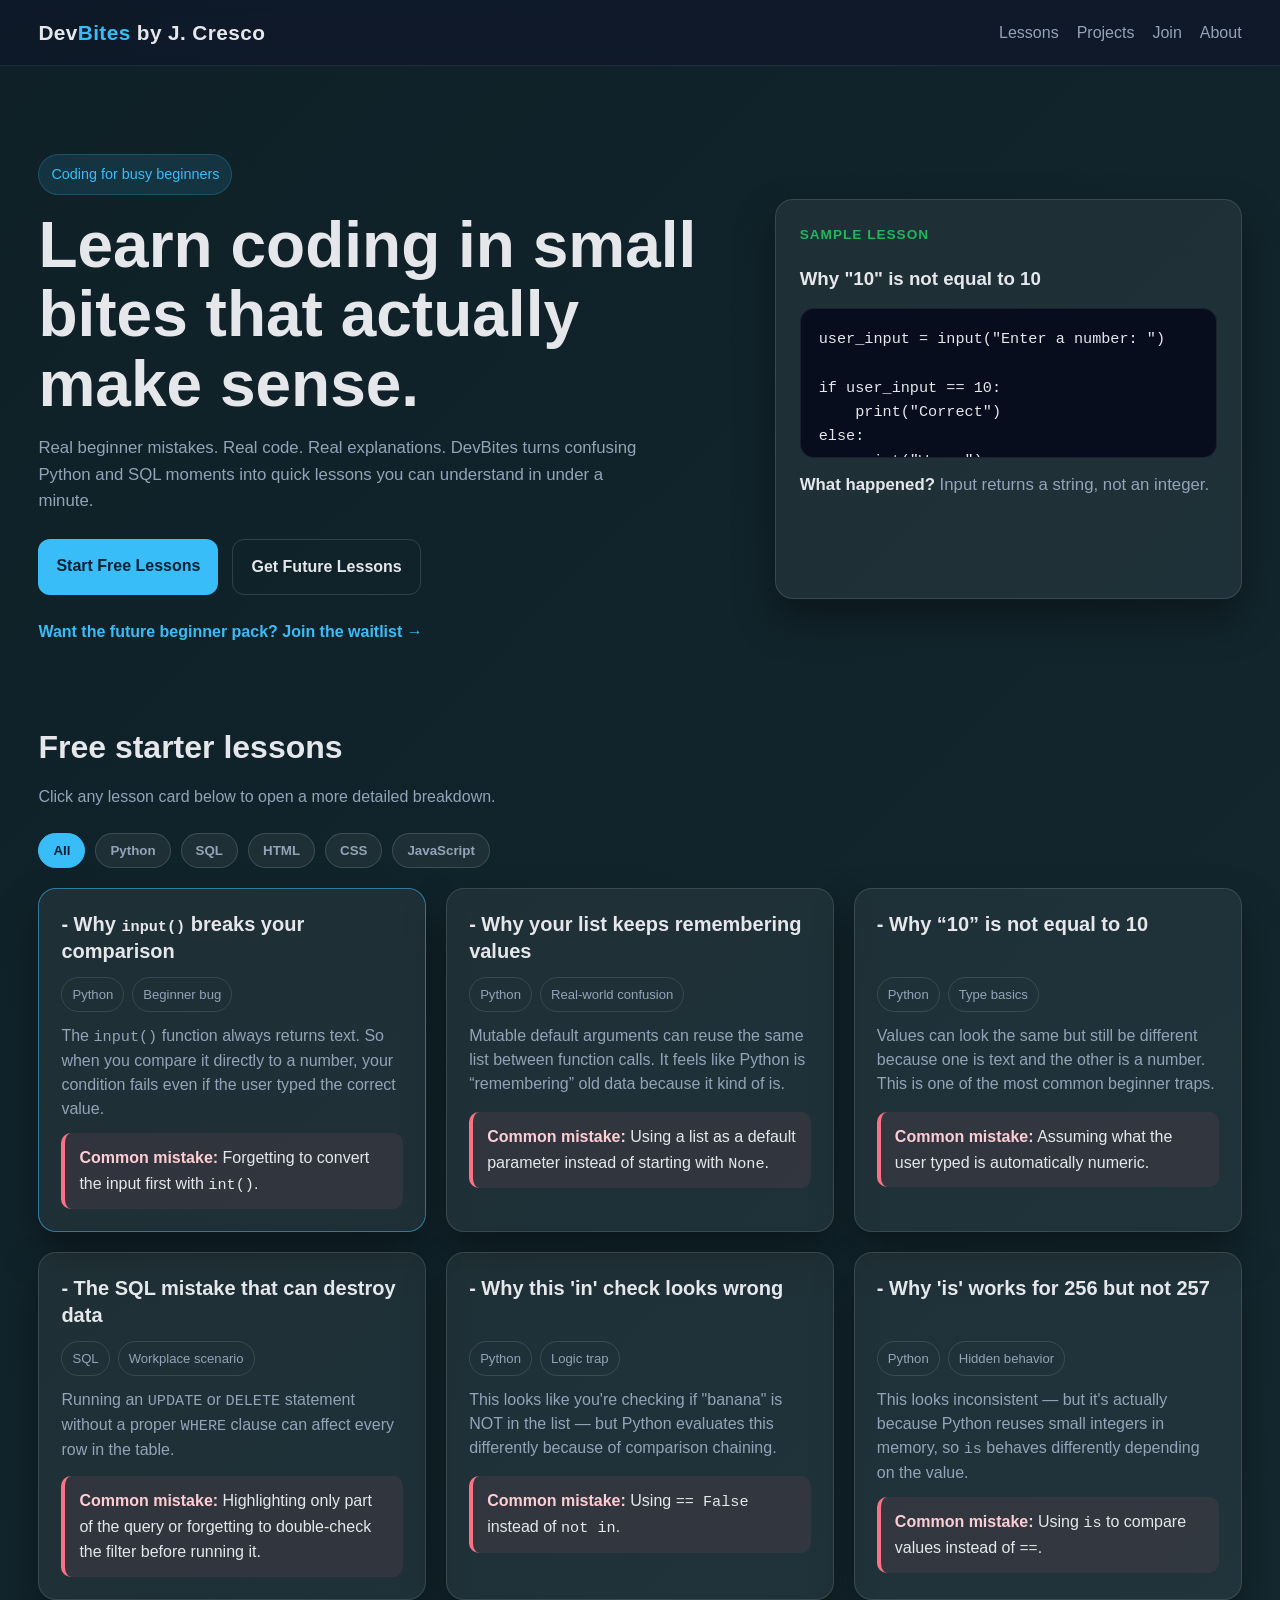
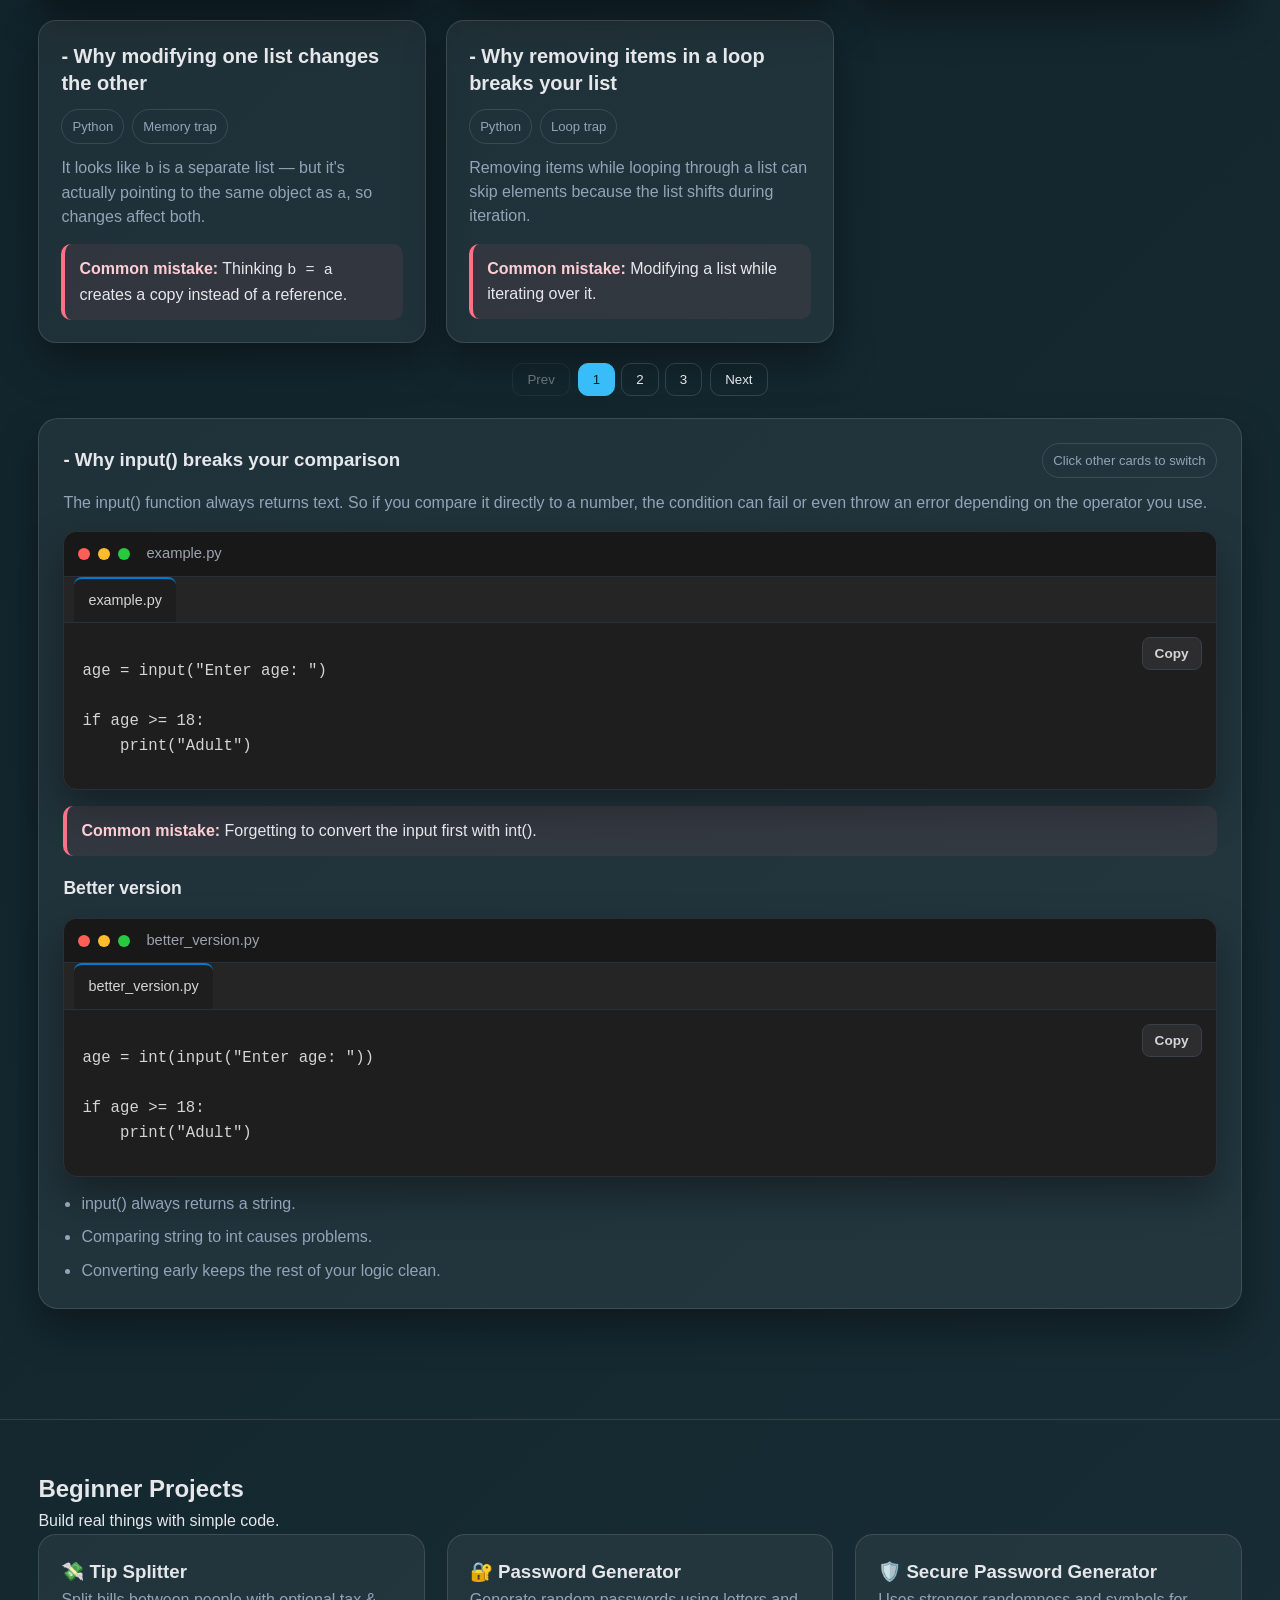
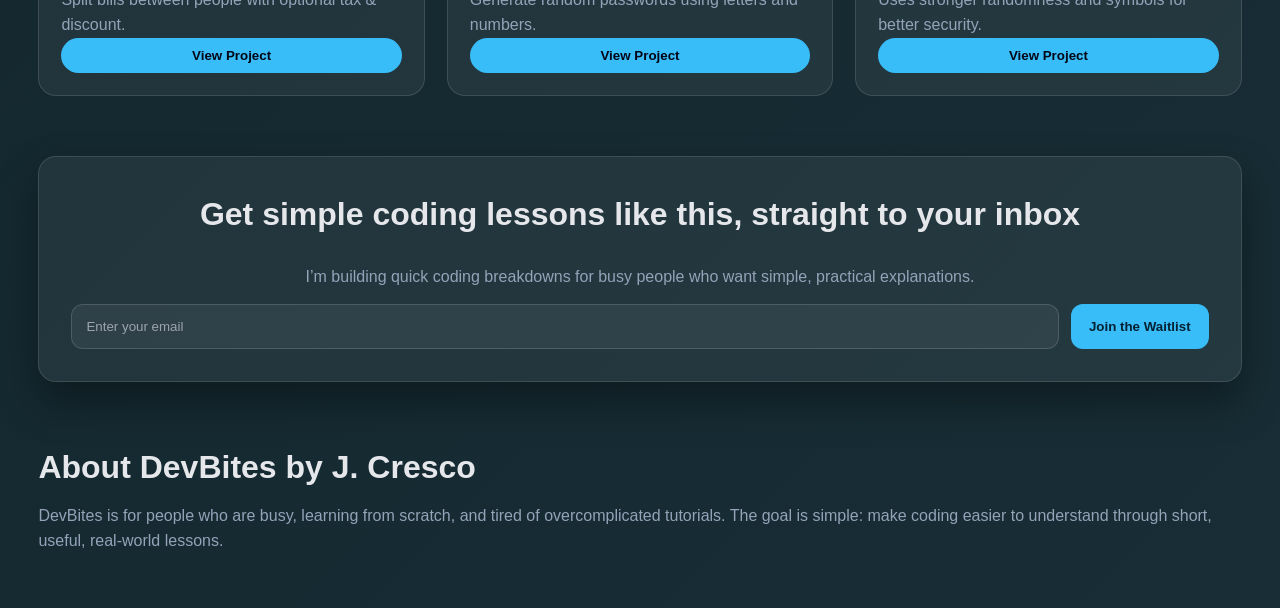
<file: index.html>
<!DOCTYPE html>
<html lang="en">
<head>
    <meta charset="UTF-8">
    <meta name="viewport" content="width=device-width, initial-scale=1.0">
    <link href="styles.css" rel="stylesheet">
    <title>DevBites — Coding in 60 Seconds</title>
</head>
<body>
<nav class="nav">
  <div class="container nav-inner">
    <a href="#home" class="logo">Dev<span>Bites</span> by J. Cresco</a>
    <div class="nav-links">
      <a href="#lessons">Lessons</a>
      <a href="#projects">Projects</a>
      <a href="#join">Join</a>
      <a href="#about">About</a>
    </div>
  </div>
</nav>

<header class="hero" id="home">
  <div class="container hero-grid">
    <div>
      <div class="tag">Coding for busy beginners</div>
      <h1>Learn coding in small bites that actually make sense.</h1>
      <p>
        Real beginner mistakes. Real code. Real explanations. DevBites turns confusing Python and SQL moments into quick lessons you can understand in under a minute.
      </p>
      <div class="hero-actions">
        <a href="#lessons" class="btn btn-primary">Start Free Lessons</a>
        <a href="#join" class="btn btn-secondary">Get Future Lessons</a>
      </div>
      <a class="cta-inline" href="#join">Want the future beginner pack? Join the waitlist →</a>
    </div>

    <div class="hero-card" id="hero-card">
      <div class="mini-label">Sample lesson</div>
    <div class="hero-inner" id="hero-inner">
  
  <h3 id="hero-title"></h3>

  <div class="code-demo">
    <pre><code id="hero-code"></code></pre>
  </div>

  <p id="hero-desc" class="hero-desc"></p>
</div>
</div>
  </div>
</header>

<section id="lessons">
  <div class="container">
    <h2 class="section-title">Free starter lessons</h2>
    <p class="section-sub">
      Click any lesson card below to open a more detailed breakdown.
    </p>
<div class="lesson-tabs">
  <button class="tab-filter active-tab" data-filter="all">All</button>
  <button class="tab-filter" data-filter="python">Python</button>
  <button class="tab-filter" data-filter="sql">SQL</button>
  <button class="tab-filter" data-filter="html">HTML</button>
  <button class="tab-filter" data-filter="css">CSS</button>
  <button class="tab-filter" data-filter="js">JavaScript</button>
</div>

    <div class="grid" id="card-container">
      <article class="card" data-category="python" data-title="- Why input() breaks your comparison" data-description="The input() function always returns text. So if you compare it directly to a number, the condition can fail or even throw an error depending on the operator you use." data-code="age = input(&quot;Enter age: &quot;)\n\nif age &gt;= 18:\n    print(&quot;Adult&quot;)" data-mistake="Forgetting to convert the input first with int()." data-fix="age = int(input(&quot;Enter age: &quot;))\n\nif age &gt;= 18:\n    print(&quot;Adult&quot;)" data-points="input() always returns a string.|Comparing string to int causes problems.|Converting early keeps the rest of your logic clean.">
        <h3>- Why <code>input()</code> breaks your comparison</h3>
        <div class="lesson-meta">
          <span class="pill">Python</span>
          <span class="pill">Beginner bug</span>
        </div>
        <p class="lesson-text">
          The <code>input()</code> function always returns text. So when you compare it directly to a number, your condition fails even if the user typed the correct value.
        </p>
        <div class="mistake">
          <strong>Common mistake:</strong> Forgetting to convert the input first with <code>int()</code>.
        </div>
      </article>

      <article class="card" data-category="python" data-title="- Why your list keeps remembering values" data-description="Mutable default arguments can reuse the same list between function calls. It feels like Python is remembering old data because the same list object is reused." data-code="def add_item(item, my_list=[]):\n    my_list.append(item)\n    return my_list" data-mistake="Using a list as a default parameter instead of starting with None." data-fix="def add_item(item, my_list=None):\n    if my_list is None:\n        my_list = []\n    my_list.append(item)\n    return my_list" data-points="Default values are created once.|Lists are mutable, so changes stick around.|Use None for safer function defaults.">
        <h3>- Why your list keeps remembering values</h3>
        <div class="lesson-meta">
          <span class="pill">Python</span>
          <span class="pill">Real-world confusion</span>
        </div>
        <p class="lesson-text">
          Mutable default arguments can reuse the same list between function calls. It feels like Python is “remembering” old data because it kind of is.
        </p>
        <div class="mistake">
          <strong>Common mistake:</strong> Using a list as a default parameter instead of starting with <code>None</code>.
        </div>
      </article>

      <article class="card" data-category="python" data-title="- Why “10” is not equal to 10" data-description="Values can look identical to us but still be different to Python because one is text and the other is a number." data-code="print(&quot;10&quot; == 10)   # False\nprint(int(&quot;10&quot;) == 10)   # True" data-mistake="Assuming what the user typed is automatically numeric." data-fix="user_input = int(input(&quot;Enter a number: &quot;))\nprint(user_input == 10)" data-points="Strings and integers are different types.|Same visual value does not mean same data type.|Type conversion is part of real input handling.">
        <h3>- Why “10” is not equal to 10</h3>
        <div class="lesson-meta">
          <span class="pill">Python</span>
          <span class="pill">Type basics</span>
        </div>
        <p class="lesson-text">
          Values can look the same but still be different because one is text and the other is a number. This is one of the most common beginner traps.
        </p>
        <div class="mistake">
          <strong>Common mistake:</strong> Assuming what the user typed is automatically numeric.
        </div>
      </article>

      <article class="card" data-category="sql" data-title="- The SQL mistake that can destroy data" data-description="Running an UPDATE or DELETE statement without a proper WHERE clause can affect every row in the table. This is one of those simple mistakes with massive consequences." data-code="DELETE FROM Customers\n-- WHERE CustomerID = 12" data-mistake="Highlighting only part of the query or forgetting to double-check the filter before running it." data-fix="SELECT * FROM Customers WHERE CustomerID = 12;\n\nDELETE FROM Customers\nWHERE CustomerID = 12;" data-points="Always preview rows with SELECT first.|Never rush DELETE or UPDATE statements.|One missing WHERE can affect the whole table.">
        <h3>- The SQL mistake that can destroy data</h3>
        <div class="lesson-meta">
          <span class="pill">SQL</span>
          <span class="pill">Workplace scenario</span>
        </div>
        <p class="lesson-text">
          Running an <code>UPDATE</code> or <code>DELETE</code> statement without a proper <code>WHERE</code> clause can affect every row in the table.
        </p>
        <div class="mistake">
          <strong>Common mistake:</strong> Highlighting only part of the query or forgetting to double-check the filter before running it.
        </div>
      </article>

      <article class="card" data-category="python"
  data-title="- Why this 'in' check looks wrong"
  data-description="This looks like you're checking if 'banana' is not in the list. But Python evaluates this differently due to operator chaining."
  data-code="items = [&quot;apple&quot;, &quot;banana&quot;, &quot;cherry&quot;]\n\nprint(&quot;banana&quot; in items == False)"
  data-mistake="Assuming this checks if 'banana' is NOT in the list."
  data-fix="items = [&quot;apple&quot;, &quot;banana&quot;, &quot;cherry&quot;]\n\nprint(&quot;banana&quot; not in items)"
  data-points="Python chains comparisons automatically.|This is evaluated differently than expected.|Use 'not in' for clarity.">

  <h3>- Why this 'in' check looks wrong</h3>

  <div class="lesson-meta">
    <span class="pill">Python</span>
    <span class="pill">Logic trap</span>
  </div>

  <p class="lesson-text">
    This looks like you're checking if "banana" is NOT in the list — but Python evaluates this differently because of comparison chaining.
  </p>

  <div class="mistake">
    <strong>Common mistake:</strong> Using <code>== False</code> instead of <code>not in</code>.
  </div>
</article>

        <article class="card" data-category="python"
  data-title="- Why 'is' works for 256 but not 257"
  data-description="This looks inconsistent — but it's actually about how Python handles memory and object identity."
  data-code="a = 256\nb = 256\nprint(a is b)\n\nx = int(&quot;257&quot;)\ny = int(&quot;257&quot;)\nprint(x is y)"
  data-mistake="Using 'is' to compare values instead of checking identity."
  data-fix="a = 256\nb = 256\nprint(a == b)\n\nx = int(&quot;257&quot;)\ny = int(&quot;257&quot;)\nprint(x == y)"
  data-points="'is' checks if both variables point to the same object.|Python caches small integers (usually -5 to 256).|Use '==' when comparing values, not 'is'.">

  <h3>- Why 'is' works for 256 but not 257</h3>

  <div class="lesson-meta">
    <span class="pill">Python</span>
    <span class="pill">Hidden behavior</span>
  </div>

  <p class="lesson-text">
    This looks inconsistent — but it's actually because Python reuses small integers in memory, so <code>is</code> behaves differently depending on the value.
  </p>

  <div class="mistake">
    <strong>Common mistake:</strong> Using <code>is</code> to compare values instead of <code>==</code>.
  </div>
</article>

        <article class="card" data-category="python"
  data-title="- Why modifying one list changes the other"
  data-description="This looks like you're creating a copy — but both variables actually point to the same list in memory."
  data-code="a = [1, 2, 3]\nb = a\n\nb.append(4)\n\nprint(a)"
  data-mistake="Assuming that assigning a list to another variable creates a copy."
  data-fix="a = [1, 2, 3]\nb = a.copy()\n\nb.append(4)\n\nprint(a)"
  data-points="Lists are mutable objects.|Assignment copies the reference, not the value.|Use .copy() to create a separate list.">

  <h3>- Why modifying one list changes the other</h3>

  <div class="lesson-meta">
    <span class="pill">Python</span>
    <span class="pill">Memory trap</span>
  </div>

  <p class="lesson-text">
    It looks like <code>b</code> is a separate list — but it's actually pointing to the same object as <code>a</code>, so changes affect both.
  </p>

  <div class="mistake">
    <strong>Common mistake:</strong> Thinking <code>b = a</code> creates a copy instead of a reference.
  </div>
</article>  

     <article class="card" data-category="python"
  data-title="- Why removing items in a loop breaks your list"
  data-description="Removing items while looping through a list can skip elements and give unexpected results."
  data-code="data = [1, 2, 3, 4]\n\nfor i in data:\n    if i % 2 == 0:\n        data.remove(i)\n\nprint(data)"
  data-mistake="Modifying a list while iterating over it."
  data-fix="data = [1, 2, 3, 4]\n\nfiltered = [i for i in data if i % 2 != 0]\n\nprint(filtered)"
  data-points="Removing items shifts the list positions.|The loop skips elements after removal.|Use list comprehension or a copy instead.">

  <h3>- Why removing items in a loop breaks your list</h3>

  <div class="lesson-meta">
    <span class="pill">Python</span>
    <span class="pill">Loop trap</span>
  </div>

  <p class="lesson-text">
    Removing items while looping through a list can skip elements because the list shifts during iteration.
  </p>

  <div class="mistake">
    <strong>Common mistake:</strong> Modifying a list while iterating over it.
      
  </div>
</article>
        
        <article class="card" data-category="python"
  data-title="- Why length stays 3 even after clearing the list"
  data-description="You stored the length before modifying the list, so it doesn't change when the list is cleared."
  data-code="data = [1, 2, 3]\n\nlength = len(data)\ndata.clear()\n\nprint(length)\nprint(data)"
  data-mistake="Assuming variables automatically update when the original data changes."
  data-fix="data = [1, 2, 3]\n\ndata.clear()\nlength = len(data)\n\nprint(length)\nprint(data)"
  data-points="Variables store values, not live references to results.|len() is evaluated once when assigned.|Recalculate values after modifying data.">

  <h3>- Why length stays 3 even after clearing the list</h3>

  <div class="lesson-meta">
    <span class="pill">Python</span>
    <span class="pill">State trap</span>
  </div>

  <p class="lesson-text">
    The length is calculated before the list is cleared — so the variable keeps the old value even after the list changes.
  </p>

  <div class="mistake">
    <strong>Common mistake:</strong> Thinking variables update automatically when the data changes.
  </div>
</article>

<article class="card" data-category="python"
  data-title="- Why += changes the original list"
  data-description="Using += on a list modifies the same object instead of creating a new one, which can be confusing when multiple variables point to it."
  data-code="a = [1, 2]\nb = a\n\na += [3]\n\nprint(b)"
  data-mistake="Thinking += creates a brand new list every time."
  data-fix="a = [1, 2]\nb = a.copy()\n\na += [3]\n\nprint(b)"
  data-points="Lists are mutable.|+= changes the existing list object.|Copy first if you want separate lists.">

  <h3>- Why <code>+=</code> changes the original list</h3>

  <div class="lesson-meta">
    <span class="pill">Python</span>
    <span class="pill">Mutation trap</span>
  </div>

  <p class="lesson-text">
    It looks harmless, but <code>+=</code> can modify the same list in place — which means other variables pointing to it also see the change.
  </p>

  <div class="mistake">
    <strong>Common mistake:</strong> Thinking <code>+=</code> always creates a brand new list.
  </div>
</article>

        <article class="card" data-category="python"
  data-title="- Why negative indexing works backwards"
  data-description="Python allows you to access list elements from the end using negative numbers. This can be confusing if you're only used to starting from index 0."
  data-code="data = [1, 2, 3, 4]\n\nprint(data[-1])\nprint(data[-2])"
  data-mistake="Thinking negative indexes are invalid or will cause an error."
  data-fix="data = [1, 2, 3, 4]\n\n# Last item\nprint(data[-1])\n\n# Second to last item\nprint(data[-2])"
  data-points="Index -1 means last item.|Index -2 means second to last.|Negative indexing works from the end of the list.">

  <h3>- Why negative indexing works backwards</h3>

  <div class="lesson-meta">
    <span class="pill">Python</span>
    <span class="pill">Indexing</span>
  </div>

  <p class="lesson-text">
    Python lets you access elements from the end of a list using negative indexes — which is powerful once you understand it.
  </p>

  <div class="mistake">
    <strong>Common mistake:</strong> Thinking negative indexes are invalid or will cause an error.
  </div>
</article>

        <article class="card" data-category="python"
  data-title="- Why is Python ignoring my new line…?"
  data-description="The end parameter in print() controls what gets added after the output. Changing it removes the default newline."
  data-code="print(&quot;Loading&quot;, end=&quot;&quot;)\nprint(&quot;...&quot;)"
  data-mistake="Not realizing that print() adds a newline by default."
  data-fix="print(&quot;Loading&quot;)\nprint(&quot;...&quot;)\n\n# OR intentionally control it:\nprint(&quot;Loading&quot;, end=&quot; &quot;)\nprint(&quot;...&quot;)"
  data-points="print() adds a newline by default.|end controls what comes after the output.|Using end=&quot;&quot; removes the newline.">

  <h3>- Why is this glued together?</h3>

  <div class="lesson-meta">
    <span class="pill">Python</span>
    <span class="pill">Output</span>
  </div>

  <p class="lesson-text">
    By default, <code>print()</code> moves to a new line. But changing the <code>end</code> parameter removes that behavior, so the next print continues on the same line.
  </p>

  <div class="mistake">
    <strong>Common mistake:</strong> Not realizing that <code>print()</code> adds a newline by default.
  </div>
</article>

<article class="card" data-category="python"
  data-title="- Why this always prints the same number"
  data-description="The variable inside the loop gets overwritten each time, so only the last value remains."
  data-code="for i in range(5):\n    num = i\n\nprint(num)"
  data-mistake="Thinking the loop stores all values instead of overwriting the variable."
  data-fix="nums = []\n\nfor i in range(5):\n    nums.append(i)\n\nprint(nums)"
  data-points="Variables get overwritten in loops.|Only the last value remains after loop ends.|Use a list if you want to store multiple values.">

  <h3>- Why this always prints the same number</h3>

  <div class="lesson-meta">
    <span class="pill">Python</span>
    <span class="pill">Loop logic</span>
  </div>

  <p class="lesson-text">
    Each loop iteration replaces the variable — so after the loop finishes, only the last value is left.
  </p>

  <div class="mistake">
    <strong>Common mistake:</strong> Expecting the loop to remember all values automatically.
  </div>
</article>

<article class="card" data-category="python"
  data-title="- Why this condition is always true"
  data-description="This looks like you're checking multiple values, but Python evaluates it differently than expected."
  data-code="x = 5\n\nif x == 1 or 2:\n    print(&quot;Yes&quot;)"
  data-mistake="Thinking this checks if x equals 1 OR 2."
  data-fix="x = 5\n\nif x == 1 or x == 2:\n    print(&quot;Yes&quot;)\n\n# OR better\nif x in [1, 2]:\n    print(&quot;Yes&quot;)"
  data-points="Python evaluates 'or' differently than expected.|'2' alone is always truthy.|Use proper comparisons or 'in' for cleaner logic.">

  <h3>- Why this condition is always true</h3>

  <div class="lesson-meta">
    <span class="pill">Python</span>
    <span class="pill">Logic trap</span>
  </div>

  <p class="lesson-text">
    This condition looks correct — but it always evaluates to true because of how Python handles <code>or</code>.
  </p>

  <div class="mistake">
    <strong>Common mistake:</strong> Writing shorthand conditions incorrectly.
  </div>
</article>

<article class="card" data-category="python"
  data-title="- Why this list keeps growing unexpectedly"
  data-description="The list is being reused instead of recreated, causing it to keep adding values across runs."
  data-code="data = []\n\nfor i in range(3):\n    data.append(i)\n\nprint(data)"
  data-mistake="Expecting the list to reset automatically between runs."
  data-fix="data = []\n\nfor i in range(3):\n    data.append(i)\n\nprint(data)\n\n# Reset when needed\ndata.clear()"
  data-points="Lists keep their values unless cleared.|Data persists within the same execution.|Reset manually when needed.">

  <h3>- Why this list keeps growing unexpectedly</h3>

  <div class="lesson-meta">
    <span class="pill">Python</span>
    <span class="pill">State</span>
  </div>

  <p class="lesson-text">
    Lists don’t reset on their own — if you reuse them, they keep accumulating values.
  </p>

  <div class="mistake">
    <strong>Common mistake:</strong> Assuming lists reset automatically.
  </div>
</article>

<article class="card" data-category="sql"
  data-title="- Why NULL never equals anything"
  data-description="NULL represents missing data, so comparing it with = doesn’t work the way you expect."
  data-code="SELECT *\nFROM Users\nWHERE middle_name = NULL;"
  data-mistake="Using = NULL instead of IS NULL."
  data-fix="SELECT *\nFROM Users\nWHERE middle_name IS NULL;"
  data-points="NULL is not a value.|Comparisons with NULL return unknown.|Use IS NULL or IS NOT NULL.">

  <h3>- Why NULL never equals anything</h3>

  <div class="lesson-meta">
    <span class="pill">SQL</span>
    <span class="pill">Beginner trap</span>
  </div>

  <p class="lesson-text">
    NULL doesn’t behave like normal values — using <code>=</code> won’t match anything.
  </p>

  <div class="mistake">
    <strong>Common mistake:</strong> Using <code>= NULL</code> instead of <code>IS NULL</code>.
  </div>
</article>

<article class="card" data-category="html"
  data-title="- Why your button refreshes the page"
  data-description="Buttons inside forms submit by default, causing page reloads."
  data-code="<form>\n  <button>Click me</button>\n</form>"
  data-mistake="Forgetting that button defaults to type='submit'."
  data-fix="<form>\n  <button type=&quot;button&quot;>Click me</button>\n</form>"
  data-points="Buttons default to submit.|Forms reload the page on submit.|Use type='button' for JS actions.">

  <h3>- Why your button refreshes the page</h3>

  <div class="lesson-meta">
    <span class="pill">HTML</span>
    <span class="pill">Form behavior</span>
  </div>

  <p class="lesson-text">
    By default, buttons inside forms submit — which refreshes your page unexpectedly.
  </p>

  <div class="mistake">
    <strong>Common mistake:</strong> Not setting <code>type="button"</code>.
  </div>
</article>

<article class="card" data-category="css"
  data-title="- Why margin doesn't move your element"
  data-description="Inline elements ignore vertical margins, so top/bottom spacing won’t apply."
  data-code="span {\n  margin-top: 20px;\n}"
  data-mistake="Trying to apply margin to inline elements."
  data-fix="span {\n  display: inline-block;\n  margin-top: 20px;\n}"
  data-points="Inline elements ignore vertical margin.|Use inline-block or block.|Display affects layout behavior.">

  <h3>- Why margin doesn't move your element</h3>

  <div class="lesson-meta">
    <span class="pill">CSS</span>
    <span class="pill">Layout</span>
  </div>

  <p class="lesson-text">
    Some elements ignore margin depending on their display type — which makes spacing confusing.
  </p>

  <div class="mistake">
    <strong>Common mistake:</strong> Using margin on inline elements.
  </div>
</article>

<article class="card" data-category="js"
  data-title="- Why 0 == false is true"
  data-description="JavaScript does type coercion when using ==, which can lead to unexpected results."
  data-code="console.log(0 == false)   // true\nconsole.log(0 === false)  // false"
  data-mistake="Using == when strict comparison is needed."
  data-fix="console.log(0 === false)"
  data-points="== converts types automatically.|=== checks value AND type.|Always prefer ===.">

  <h3>- Why 0 == false is true</h3>

  <div class="lesson-meta">
    <span class="pill">JS</span>
    <span class="pill">Type coercion</span>
  </div>

  <p class="lesson-text">
    JavaScript tries to be helpful by converting types — but it often causes confusion instead.
  </p>

  <div class="mistake">
    <strong>Common mistake:</strong> Using <code>==</code> instead of <code>===</code>.
  </div>
</article>

<article class="card" data-category="js"
  data-title="- Why undefined and null are not the same"
  data-description="Both represent 'no value', but they are different types in JavaScript."
  data-code="let a;\nlet b = null;\n\nconsole.log(a == b)   // true\nconsole.log(a === b)  // false"
  data-mistake="Assuming undefined and null are identical."
  data-fix="Use strict checks or handle them separately."
  data-points="undefined = not assigned.|null = intentionally empty.|They are different types.">

  <h3>- Why undefined and null are not the same</h3>

  <div class="lesson-meta">
    <span class="pill">JS</span>
    <span class="pill">Core concept</span>
  </div>

  <p class="lesson-text">
    They look similar, but they represent different things — and behave differently in comparisons.
  </p>

  <div class="mistake">
    <strong>Common mistake:</strong> Treating them as the same value.
  </div>
</article>

</div>

<div class="pagination">
  <button id="prev">Prev</button>
  <div id="page-numbers"></div>
  <button id="next">Next</button>
</div>

    <div class="detail-box glow-box" id="lesson-detail">
  <div class="detail-top">
    <h3 id="detail-title">- Why input() breaks your comparison</h3>
    <span class="pill">Click other cards to switch</span>
  </div>

  <p class="detail-description" id="detail-description">
    The input() function always returns text. So if you compare it directly to a number, the condition can fail or even throw an error depending on the operator you use.
  </p>

  <div class="editor-code-box">
    <div class="editor-topbar">
      <div class="window-controls">
        <span class="dot red"></span>
        <span class="dot yellow"></span>
        <span class="dot green"></span>
      </div>
      <div class="editor-title">example.py</div>
    </div>

    <div class="tab-bar">
      <div class="tab active">example.py</div>
    </div>

    <div class="code-wrapper">
      <button class="copy-btn" data-copy="detail-code">Copy</button>
      <pre><code id="detail-code">age = input("Enter age: ")

if age >= 18:
    print("Adult")</code></pre>
    </div>
  </div>

  <div class="mistake detail-mistake-box">
    <strong>Common mistake:</strong>
    <span id="detail-mistake">Forgetting to convert the input first with int().</span>
  </div>

  <h3 class="section-heading">Better version</h3>

  <div class="editor-code-box">
    <div class="editor-topbar">
      <div class="window-controls">
        <span class="dot red"></span>
        <span class="dot yellow"></span>
        <span class="dot green"></span>
      </div>
      <div class="editor-title">better_version.py</div>
    </div>

    <div class="tab-bar">
      <div class="tab active">better_version.py</div>
    </div>

    <div class="code-wrapper">
      <button class="copy-btn" data-copy="detail-fix">Copy</button>
      <pre><code id="detail-fix">age = int(input("Enter age: "))

if age >= 18:
    print("Adult")</code></pre>
    </div>
  </div>

  <ul class="detail-list" id="detail-points">
    <li>input() always returns a string.</li>
    <li>Comparing string to int causes problems.</li>
    <li>Converting early keeps the rest of your logic clean.</li>
  </ul>
</div>

</div>
</section>

<section id="projects" class="projects">
  <div class="container">
    <h2>Beginner Projects</h2>
    <p>Build real things with simple code.</p>

    <div class="project-grid">

      <div class="project-card">
        <h3>💸 Tip Splitter</h3>
        <p>Split bills between people with optional tax & discount.</p>
        <button onclick="openProject('tip')">View Project</button>
      </div>

      <div class="project-card">
        <h3>🔐 Password Generator</h3>
        <p>Generate random passwords using letters and numbers.</p>
        <button onclick="openProject('password')">View Project</button>
      </div>

      <div class="project-card">
        <h3>🛡️ Secure Password Generator</h3>
        <p>Uses stronger randomness and symbols for better security.</p>
        <button onclick="openProject('secure-password')">View Project</button>
      </div>

    </div>
  </div>
</section>

<div id="project-viewer" class="project-viewer hidden">
  <h2 id="project-title"></h2>
  <p id="project-description"></p>

  <h4>🎯 Challenge:</h4>
  <p id="project-challenge"></p>

  <button id="show-hints-btn">Show Hints</button>
  <ul id="project-hints" class="hidden"></ul>

  <button id="show-code-btn">Reveal Solution</button>

  <!-- 🔥 SAME STYLE AS CARDS -->
  <div id="code-block" class="hidden code-container">
    <div class="code-header">
      <span>solution.py</span>
      <button class="copy-btn" data-copy-target="project-code">Copy</button>
    </div>
    <pre><code id="project-code"></code></pre>
  </div>
</div>

<section id="join">
  <div class="container">
    <div class="cta-join-box">
      
      <h2 class="section-title">Get simple coding lessons like this, straight to your inbox</h2>
      
      <p class="cta-sub">
        I’m building quick coding breakdowns for busy people who want simple, practical explanations.
      </p>

      <form action="https://formspree.io/f/xqewzlkz" method="POST">
        <input type="email" name="email" placeholder="Enter your email" required>
        <input type="hidden" name="_next" value="https://kaelmic.github.io/devbites/thank-you.html">
        <button class="btn btn-primary" type="submit">Join the Waitlist</button>
      </form>

    </div>
  </div>
</section>

<section id="about" class="about">
  <div class="container">
    <h2 class="section-title">About DevBites by J. Cresco</h2>
    <p class="section-sub">
      DevBites is for people who are busy, learning from scratch, and tired of overcomplicated tutorials. The goal is simple: make coding easier to understand through short, useful, real-world lessons.
    </p>
  </div>
</section>

  <script src="script.js"></script>

</body>
</html>
</file>
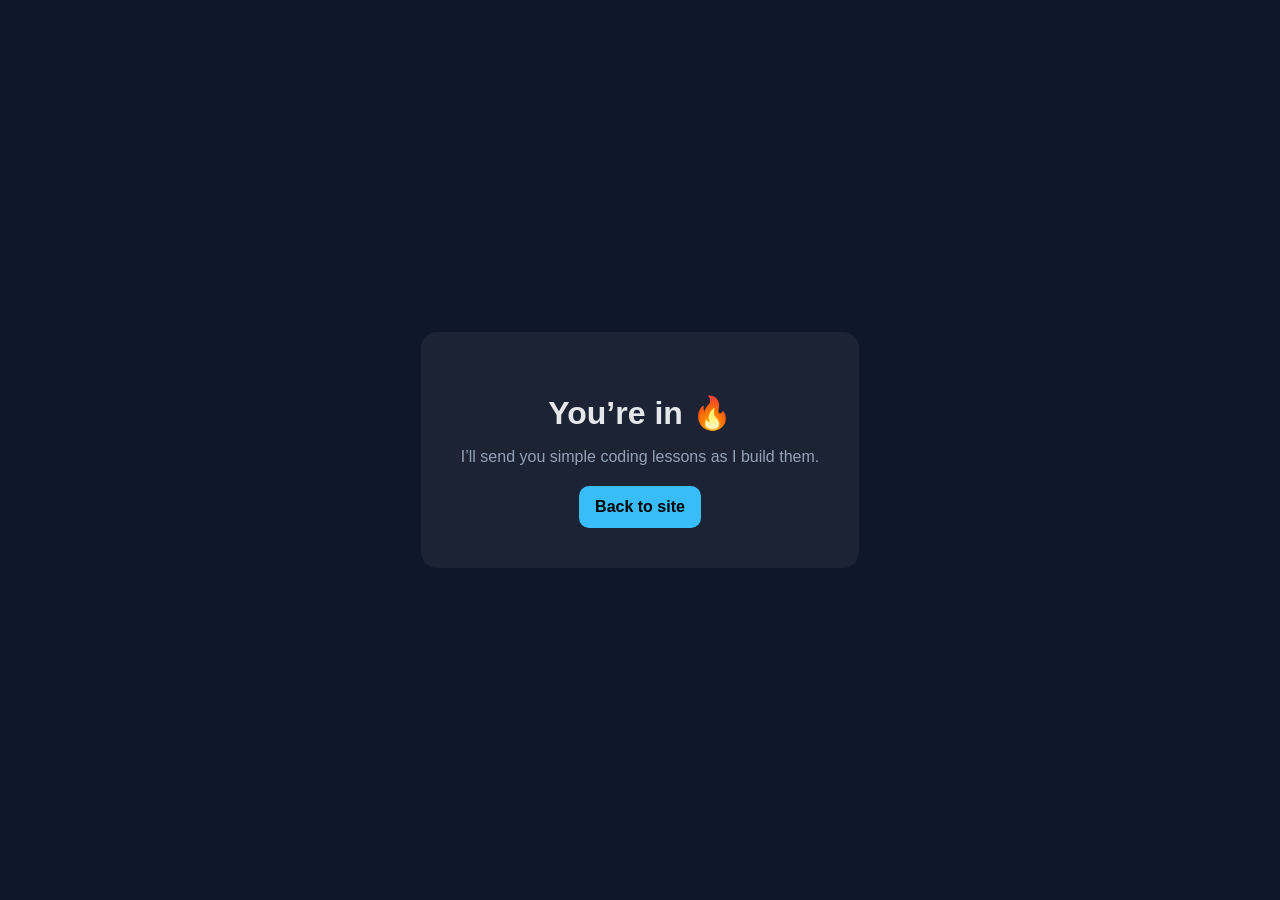
<file: thank-you.html>
<!DOCTYPE html>
<html lang="en">
<head>
  <meta charset="UTF-8">
  <title>You're In 🔥</title>
  <style>
    body {
      background: #0f172a;
      color: #e5e7eb;
      font-family: Arial, sans-serif;
      display: flex;
      justify-content: center;
      align-items: center;
      height: 100vh;
      margin: 0;
      text-align: center;
    }

    .box {
      background: rgba(255,255,255,0.05);
      padding: 40px;
      border-radius: 16px;
      max-width: 400px;
    }

    h1 {
      margin-bottom: 10px;
    }

    p {
      color: #94a3b8;
      margin-bottom: 20px;
    }

    a {
      display: inline-block;
      padding: 12px 16px;
      background: #38bdf8;
      color: black;
      border-radius: 10px;
      text-decoration: none;
      font-weight: bold;
    }
  </style>
</head>
<body>

  <div class="box">
    <h1>You’re in 🔥</h1>
    <p>I’ll send you simple coding lessons as I build them.</p>
    <a href="index.html">Back to site</a>
  </div>

</body>
</html>
</file>
<file: styles.css>
:root {
      --bg: #0f172a;
      --card: rgba(255, 255, 255, 0.06);
      --card-border: rgba(255, 255, 255, 0.12);
      --text: #e5e7eb;
      --muted: #94a3b8;
      --accent: #38bdf8;
      --accent-2: #22c55e;
      --danger: #fb7185;
      --shadow: 0 20px 40px rgba(0, 0, 0, 0.35);
      --radius: 18px;
      --max: 1400px;
    }

    * {
      box-sizing: border-box;
      margin: 0;
      padding: 0;
    }

    html {
      scroll-behavior: smooth;
    }

    body {
      font-family: Arial, Helvetica, sans-serif;
      background: linear-gradient(135deg, #0f2027, #203a43, #2c5364);
      background-size: 400% 400%;
      color: #e5e7eb;
      line-height: 1.6;
    }

    a {
      color: inherit;
      text-decoration: none;
    }

    .container {
      width: min(94%, var(--max));
      margin: 0 auto;
    }

    .nav {
      position: sticky;
      top: 0;
      backdrop-filter: blur(10px);
      background: rgba(15, 23, 42, 0.75);
      border-bottom: 1px solid rgba(255,255,255,0.08);
      z-index: 100;
    }

    .nav-inner {
      display: flex;
      align-items: center;
      justify-content: space-between;
      padding: 16px 0;
    }

    .logo {
      font-size: 1.3rem;
      font-weight: 700;
      letter-spacing: 0.4px;
    }

    .logo span {
      color: var(--accent);
    }


    .nav-links {
      display: flex;
      gap: 18px;
      flex-wrap: wrap;
    }

    .nav-links a {
      color: var(--muted);
      transition: 0.2s ease;
    }

    .nav-links a:hover {
      color: var(--text);
    }

    .projects {
  margin-top: 80px;
  padding-top: 50px;
  border-top: 1px solid var(--card-border);
}

.project-grid {
  display: grid;
  grid-template-columns: repeat(auto-fit, minmax(250px, 1fr));
  gap: 22px;
}

.project-card {
  background: var(--card);
  border: 1px solid var(--card-border);
  padding: 22px;
  border-radius: 18px;
  transition: transform 0.2s ease, border-color 0.2s ease;
  display: flex;
  flex-direction: column;
  height: 100%;
}

.project-card:hover {
  transform: translateY(-5px);
  border-color: var(--accent);
}

.project-card p {
  color: var(--muted);
  line-height: 1.6;
}

.project-card button {
  margin-top: auto;
  padding: 10px 14px;
  border: none;
  border-radius: 999px;
  background: var(--accent);
  color: #020617;
  font-weight: 700;
  cursor: pointer;
}

.hidden {
  display: none;
}

.project-viewer {
  margin: 40px auto 0;
  padding: 28px;
  border-radius: 18px;
  background: var(--card);
  border: 1px solid var(--card-border);

  max-width: 700px;   /* 🔥 THIS FIXES FULL WIDTH */
  width: 90%;
}

#show-code-btn {
  margin-top: 16px;
  padding: 10px 14px;
  border-radius: 999px;
  border: none;
  background: var(--accent);
  font-weight: bold;
  cursor: pointer;
}

#code-block {
  margin-top: 16px;
}

.project-viewer pre {
  overflow-x: auto;
  white-space: pre-wrap;
}
x
#project-hints li {
  margin: 6px 0;
  color: var(--muted);
}

#show-hints-btn,
#show-code-btn {
  margin-top: 14px;
  padding: 10px 14px;
  border-radius: 999px;
  border: none;
  background: var(--accent);
  font-weight: bold;
  cursor: pointer;
}

.code-container {
  margin-top: 16px;
  border-radius: 12px;
  overflow: hidden;
  border: 1px solid var(--card-border);
}

.code-header {
  display: flex;
  justify-content: space-between;
  align-items: center;
  background: rgba(255,255,255,0.05);
  padding: 8px 12px;
  font-size: 14px;
}

.code-container pre {
  margin: 0;
  padding: 16px;
  overflow-x: auto;
}

    .hero {
      padding: 88px 0 48px;
    }

    .hero-grid {
      display: grid;
      grid-template-columns: 1.2fr 0.8fr;
  gap: 36px;
      align-items: center;
    }

    .tag {
      display: inline-block;
      background: rgba(56, 189, 248, 0.12);
      color: var(--accent);
      border: 1px solid rgba(56, 189, 248, 0.22);
      padding: 8px 12px;
      border-radius: 999px;
      font-size: 0.9rem;
      margin-bottom: 16px;
    }

     h1 {
      font-size: clamp(2.2rem, 5vw, 4rem);
      line-height: 1.08;
      margin-bottom: 16px;
    }

    .hero p {
      color: var(--muted);
      font-size: 1.05rem;
      max-width: 620px;
      margin-bottom: 24px;
    }

    .hero-actions {
      display: flex;
      gap: 14px;
      flex-wrap: wrap;
      margin-bottom: 16px;
    }

    .btn {
      display: inline-block;
      padding: 14px 18px;
      border-radius: 12px;
      font-weight: 700;
      transition: transform 0.2s ease, opacity 0.2s ease, background 0.2s ease;
      border: none;
      cursor: pointer;
    }

    .btn:hover {
      transform: translateY(-2px);
      opacity: 0.95;
    }

    .btn-primary {
      background: var(--accent);
      color: #062033;
    }

    .btn-secondary {
      background: transparent;
      border: 1px solid rgba(255,255,255,0.14);
      color: var(--text);
    }

    .hero-card,
    .card,
    .email-box,
    .footer-box,
    .detail-box,
    .cta-strip {
      background: var(--card);
      border: 1px solid var(--card-border);
      border-radius: var(--radius);
      box-shadow: var(--shadow);
    }

    .hero-card {
  height: 400px;
  overflow: hidden;
  position: relative;
  padding: 24px;
}

.hero-desc {
  margin-top: 14px;
  margin-bottom: 0;
  max-width: none;
  color: var(--muted);
  font-size: 0.95rem;
}

.hero-inner {
  opacity: 1;
  transition: opacity 0.6s ease;
}

.hero-inner.fade-out {
  opacity: 0;
}

  .hero-card .mini-label {
  display: block;
  margin-bottom: 18px;
  opacity: 0.9;
  color: var(--accent-2);
  font-size: 0.85rem;
  font-weight: 700;
  text-transform: uppercase;
  letter-spacing: 1px;
}

.hero-card h3 {
  margin-bottom: 14px;
}

  .code-demo {
  position: relative;
  background: rgba(2, 6, 23, 0.8);
  border-radius: 14px;
  padding: 18px;
  border: 1px solid rgba(255,255,255,0.08);
  height: 150px;
  overflow: auto;
}
.code-demo pre {
  margin: 0;
}

.code-demo code {
  display: block;
  white-space: pre;
}

    .copy-btn {
      position: absolute;
      top: 12px;
      right: 12px;
      padding: 8px 12px;
      border: 1px solid rgba(255,255,255,0.12);
      background: rgba(255,255,255,0.08);
      color: var(--text);
      border-radius: 10px;
      cursor: pointer;
      font-size: 0.85rem;
      font-weight: 700;
      transition: 0.2s ease;
    }

    .copy-btn:hover {
      background: rgba(255,255,255,0.14);
    }

    pre, code {
      font-family: Consolas, Monaco, 'Courier New', monospace;
      font-size: 0.95rem;
    }

    section {
      padding: 30px 0;
    }

    .section-title {
      font-size: 2rem;
      margin-bottom: 10px;
    }

    .section-sub {
      color: var(--muted);
      margin-bottom: 24px;
      max-width: 100%;
    }

    .cta-inline {
      display: inline-flex;
      align-items: center;
      gap: 10px;
      color: var(--accent);
      font-weight: 700;
      margin-top: 8px;
    }

    .grid {
      display: grid;
      grid-template-columns: repeat(auto-fit, minmax(320px, 1fr));
      gap: 20px;
      align-items: stretch;
    }

    .card {
  padding: 22px;
  transition: transform 0.2s ease, border-color 0.2s ease;
  cursor: pointer;
  display: flex;
  flex-direction: column;
  height: 100%;
}

    .card:hover {
      transform: translateY(-5px);
      border-color: rgba(56, 189, 248, 0.4);
      background-color:#234350;
    }

    .card.active {
      border-color: rgba(56, 189, 248, 0.55);
    }

    .card h3 {
  font-size: 1.25rem;
  margin: 0 0 8px;
  min-height: 58px;
  line-height: 1.35;
}

    .lesson-meta {
  display: flex;
  gap: 8px;
  flex-wrap: wrap;
  align-items: center;
  margin: 0 0 12px;
  min-height: 34px;
}

    .pill {
      display: inline-block;
      padding: 6px 10px;
      border-radius: 999px;
      font-size: 0.82rem;
      color: var(--muted);
      border: 1px solid rgba(255,255,255,0.12);
    }

    .lesson-text {
  color: var(--muted);
  margin: 0 0 12px;
  min-height: 76px;
  line-height: 1.5;
}   

    .mistake {
  margin-top: auto;
  padding: 12px 14px;
  border-left: 4px solid var(--danger);
  background: rgba(251, 113, 133, 0.08);
  border-radius: 10px;
}

    .mistake strong {
      color: #fecdd3;
    }

    .detail-box {
      padding: 24px;
      margin-top: 22px;
    }

    .detail-top {
      display: flex;
      align-items: center;
      justify-content: space-between;
      gap: 14px;
      margin-bottom: 12px;
      flex-wrap: wrap;
    }

    .detail-description {
      color: var(--muted);
      margin-bottom: 16px;
    }

    .detail-list {
      color: var(--muted);
      padding-left: 18px;
      margin-top: 14px;
    }

    .detail-list li + li {
      margin-top: 8px;
    }

    .cta-strip {
      padding: 20px 22px;
      display: flex;
      justify-content: space-between;
      gap: 20px;
      align-items: center;
      flex-wrap: wrap;
      margin-top: 24px;
    }

    .cta-strip p {
      color: var(--muted);
    }

    .email-box {
      padding: 26px;
      display: grid;
      gap: 14px;
    }

    .email-box p {
      color: var(--muted);
    }

    form {
      display: flex;
      gap: 12px;
      flex-wrap: wrap;
    }

    input[type="email"] {
      flex: 1 1 260px;
      padding: 14px;
      border-radius: 12px;
      border: 1px solid rgba(255,255,255,0.14);
      background: rgba(255,255,255,0.06);
      color: var(--text);
      outline: none;
    }

    input[type="email"]::placeholder {
      color: #9ca3af;
    }

    .about p,
    .footer-note {
      color: var(--muted);
    }

    footer {
      padding: 18px 0 48px;
    }

    .footer-box {
      padding: 100px;
      text-align: center;
    }

    @media (max-width: 900px) {
      .hero-grid,
      .grid {
        grid-template-columns: 1fr;
      }

      .nav-inner {
        gap: 12px;
        align-items: flex-start;
        flex-direction: column;
      }
    }

    .editor-code-box {
  margin-top: 16px;
  border: 1px solid #2a2f3a;
  border-radius: 14px;
  overflow: hidden;
  background: #1e1e1e;
  box-shadow: 0 18px 40px rgba(0, 0, 0, 0.35);
}

.editor-topbar {
  display: flex;
  align-items: center;
  gap: 16px;
  padding: 10px 14px;
  background: #181818;
  border-bottom: 1px solid #2a2f3a;
}

.window-controls {
  display: flex;
  gap: 8px;
}

.dot {
  width: 12px;
  height: 12px;
  border-radius: 50%;
}

.red {
  background: #ff5f56;
}

.yellow {
  background: #ffbd2e;
}

.green {
  background: #27c93f;
}

.editor-title {
  color: #9ca3af;
  font-size: 0.92rem;
}

.tab-bar {
  background: #252526;
  border-bottom: 1px solid #2a2f3a;
  padding: 0 10px;
}

.tab {
  display: inline-block;
  background: #1e1e1e;
  color: #d4d4d4;
  padding: 10px 14px;
  border-top-left-radius: 8px;
  border-top-right-radius: 8px;
  font-size: 0.9rem;
}

.tab.active {
  border-top: 2px solid #007acc;
}

.code-wrapper {
  position: relative;
  padding: 18px 0 18px;
}

.copy-btn {
  position: absolute;
  top: 14px;
  right: 14px;
  border: 1px solid #3a3f4b;
  background: #2d2d30;
  color: #d4d4d4;
  padding: 8px 12px;
  border-radius: 8px;
  cursor: pointer;
  font-weight: 700;
}

.copy-btn:hover {
  background: #3a3f4b;
}

.code-wrapper pre {
  margin: 0;
  padding: 18px 18px 12px;
  overflow-x: auto;
}

.code-wrapper code {
  font-family: Consolas, Monaco, "Courier New", monospace;
  font-size: 0.98rem;
  white-space: pre;
  display: block;
  color: #d4d4d4;
}

.glow-box {
  position: relative;
  border-radius: 20px;
  animation: softGlow 2.8s ease-in-out infinite;
}

@keyframes softGlow {
  0% {
    box-shadow:
      0 0 8px rgba(0, 255, 255, 0.15),
      0 0 16px rgba(0, 255, 255, 0.08);
  }
  50% {
    box-shadow:
      0 0 18px rgba(0, 255, 255, 0.35),
      0 0 36px rgba(0, 255, 255, 0.18);
  }
  100% {
    box-shadow:
      0 0 8px rgba(0, 255, 255, 0.15),
      0 0 16px rgba(0, 255, 255, 0.08);
  }
}

.detail-mistake-box {
  margin-top: 16px;
}

.section-heading {
  margin: 18px 0 10px;
  font-size: 1.1rem;
}

.cta-heading {
  margin-bottom: 6px;
}

.pagination {
  margin-top: 20px;
  text-align: center;
  display: flex;
  justify-content: center;
  align-items: center;
  gap: 8px;
  flex-wrap: wrap;
}

.pagination button {
  padding: 8px 14px;
  cursor: pointer;
  border-radius: 10px;
  background: transparent;
  border: 1px solid rgba(255,255,255,0.14);
  color: var(--text);
}

.pagination button:hover{
  background-color: #062033;
}

.pagination button:disabled {
  opacity: 0.4;
  cursor: not-allowed;
}

.pagination .active-page {
  background: var(--accent);
  color: #062033;
  border-color: var(--accent);
}

#page-numbers {
  display: flex;
  gap: 6px;
}

.detail-box {
  transition: opacity 0.45s ease, transform 0.45s ease;
}

.detail-box.is-changing {
  opacity: 0;
  transform: translateY(10px);
}

.cta-join-box {
  background: var(--card);
  border: 1px solid var(--card-border);
  border-radius: var(--radius);
  box-shadow: var(--shadow);
  padding: 32px;
  text-align: center;
  display: grid;
  gap: 14px;
}

.cta-sub {
  color: var(--muted);
  max-width: 800px;
  margin: 0 auto;
}

.cta-join-box form {
  justify-content: center;
}

.lesson-tabs {
  display: flex;
  gap: 10px;
  flex-wrap: wrap;
  margin: 20px 0;
}

.tab-filter {
  padding: 9px 14px;
  border-radius: 999px;
  border: 1px solid rgba(255,255,255,0.14);
  background: rgba(255,255,255,0.06);
  color: var(--muted);
  cursor: pointer;
  font-weight: 700;
  transition: 0.2s ease;
}

.tab-filter:hover {
  color: var(--text);
  border-color: rgba(56, 189, 248, 0.4);
}

.tab-filter.active-tab {
  background: var(--accent);
  color: #062033;
  border-color: var(--accent);
}
</file>
